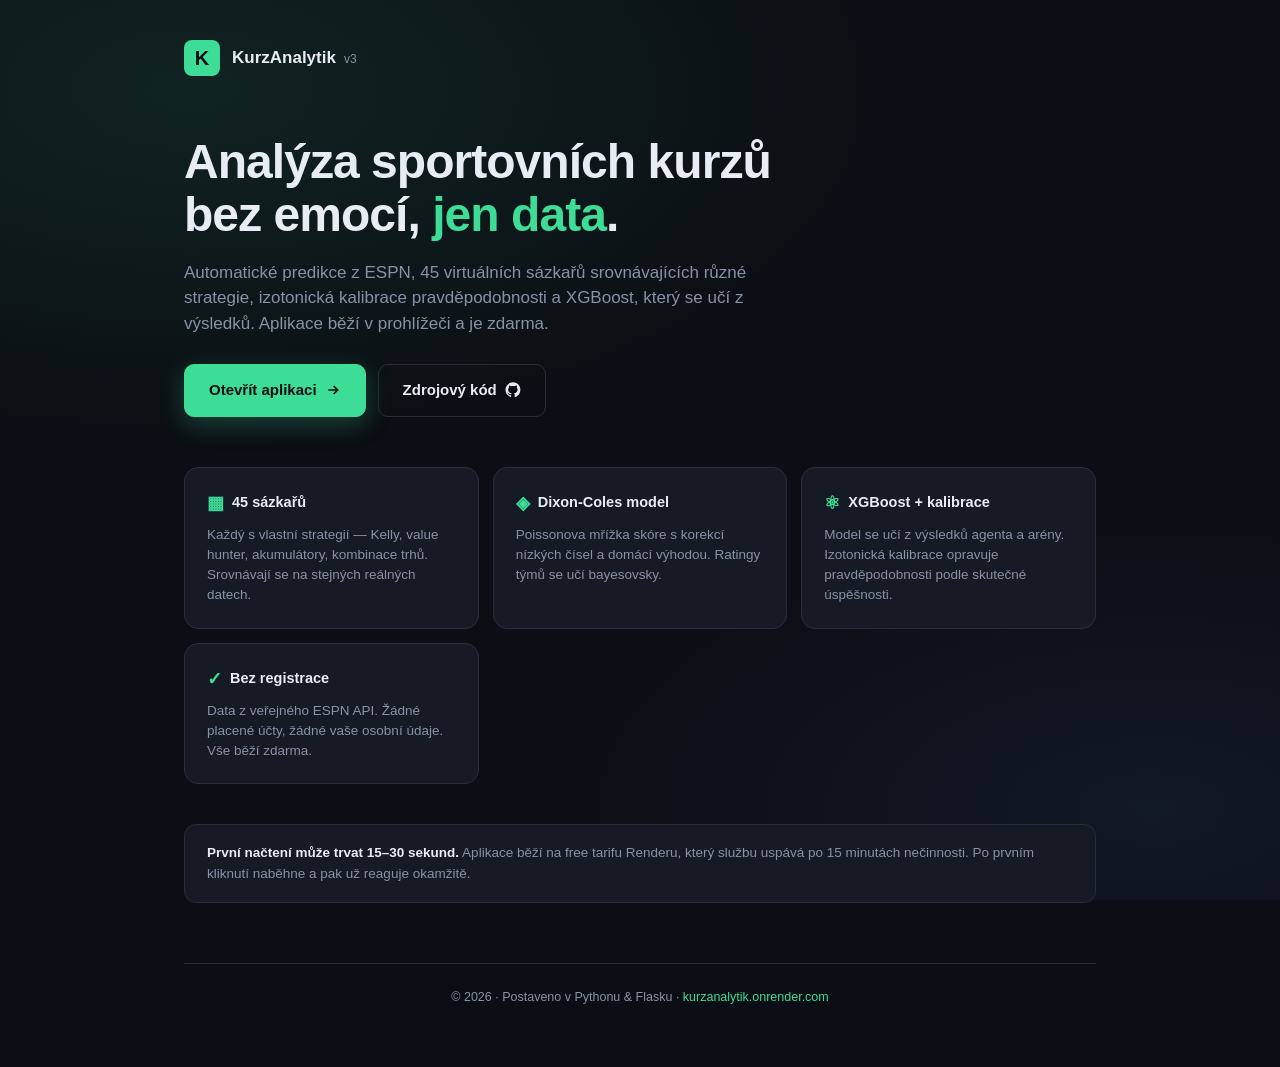
<file: webzdarma/index.html>
<!DOCTYPE html>
<html lang="cs">
<head>
<meta charset="UTF-8">
<meta name="viewport" content="width=device-width, initial-scale=1">
<title>KurzAnalytik — analýza sportovních kurzů</title>
<meta name="description" content="Automatická analýza sportovních kurzů, virtuální sázkaři a strojové učení. Zdarma, česky, bez registrace.">
<meta property="og:title" content="KurzAnalytik">
<meta property="og:description" content="Automatická analýza sportovních kurzů, virtuální sázkaři, ML.">
<meta name="theme-color" content="#0b0e14">
<link rel="icon" href="data:image/svg+xml,%3Csvg xmlns='http://www.w3.org/2000/svg' viewBox='0 0 32 32'%3E%3Crect width='32' height='32' rx='7' fill='%233ddc97'/%3E%3Ctext x='50%25' y='58%25' font-family='sans-serif' font-size='22' font-weight='800' text-anchor='middle' fill='%230b0e14'%3EK%3C/text%3E%3C/svg%3E">
<style>
  :root {
    --bg: #0b0e14; --panel: #151a25; --panel-2: #1b2130;
    --border: #262d3d; --txt: #e8ecf4; --txt2: #8892a6;
    --accent: #3ddc97; --accent-dim: #2a9d6f;
    --font: -apple-system, BlinkMacSystemFont, "Segoe UI", Inter, Roboto, sans-serif;
  }
  * { box-sizing: border-box; margin: 0; padding: 0; }
  html, body { height: 100%; }
  body {
    font-family: var(--font); color: var(--txt); background: var(--bg);
    -webkit-font-smoothing: antialiased; line-height: 1.5;
    background-image:
      radial-gradient(1200px 600px at 15% 10%, rgba(61,220,151,0.10), transparent 60%),
      radial-gradient(1000px 500px at 90% 90%, rgba(91,140,255,0.08), transparent 60%);
    background-attachment: fixed;
  }
  a { color: inherit; text-decoration: none; }
  .shell { max-width: 960px; margin: 0 auto; padding: 40px 24px 60px; }

  header { display: flex; align-items: center; gap: 12px; margin-bottom: 60px; }
  .logo {
    width: 36px; height: 36px; border-radius: 8px; background: var(--accent);
    color: var(--bg); font-weight: 800; font-size: 20px;
    display: grid; place-items: center;
  }
  .brand { font-weight: 700; font-size: 17px; }
  .brand small { color: var(--txt2); font-weight: 500; margin-left: 8px; font-size: 12px; }

  .hero { margin-bottom: 40px; }
  .hero h1 {
    font-size: clamp(28px, 5vw, 48px); font-weight: 800;
    letter-spacing: -0.02em; line-height: 1.1; margin-bottom: 18px;
  }
  .hero h1 .accent { color: var(--accent); }
  .hero p { font-size: 17px; color: var(--txt2); max-width: 60ch; margin-bottom: 28px; }

  .cta { display: flex; gap: 12px; flex-wrap: wrap; }
  .btn {
    display: inline-flex; align-items: center; gap: 8px;
    padding: 14px 24px; border-radius: 10px; font-weight: 700;
    font-size: 15px; border: 1px solid var(--border);
    transition: transform .1s, background .15s;
  }
  .btn:active { transform: scale(0.98); }
  .btn.primary {
    background: var(--accent); color: var(--bg); border-color: var(--accent);
    box-shadow: 0 8px 24px rgba(61,220,151,0.25);
  }
  .btn.primary:hover { background: var(--accent-dim); }
  .btn.ghost { background: transparent; color: var(--txt); }
  .btn.ghost:hover { background: var(--panel); }
  .btn svg { width: 16px; height: 16px; }

  .grid {
    display: grid; grid-template-columns: repeat(auto-fit, minmax(230px, 1fr));
    gap: 14px; margin: 50px 0 40px;
  }
  .card {
    background: var(--panel); border: 1px solid var(--border);
    border-radius: 14px; padding: 22px;
  }
  .card h3 { font-size: 14.5px; margin-bottom: 8px; display: flex; align-items: center; gap: 8px; }
  .card h3 .ico { color: var(--accent); font-size: 18px; }
  .card p { color: var(--txt2); font-size: 13.5px; }

  .info {
    margin-top: 40px; padding: 18px 22px;
    background: var(--panel); border: 1px solid var(--border); border-radius: 12px;
    font-size: 13.5px; color: var(--txt2);
  }
  .info b { color: var(--txt); font-weight: 600; }

  footer {
    margin-top: 60px; padding-top: 24px; border-top: 1px solid var(--border);
    text-align: center; font-size: 12.5px; color: var(--txt2);
  }
  footer a { color: var(--accent); }
</style>
</head>
<body>
<div class="shell">

  <header>
    <div class="logo">K</div>
    <div class="brand">KurzAnalytik<small>v3</small></div>
  </header>

  <section class="hero">
    <h1>Analýza sportovních kurzů<br>bez emocí, <span class="accent">jen data</span>.</h1>
    <p>
      Automatické predikce z ESPN, 45 virtuálních sázkařů srovnávajících různé strategie,
      izotonická kalibrace pravděpodobnosti a XGBoost, který se učí z výsledků.
      Aplikace běží v prohlížeči a je zdarma.
    </p>
    <div class="cta">
      <a class="btn primary" href="https://kurzanalytik.onrender.com/" target="_blank" rel="noopener">
        Otevřít aplikaci
        <svg viewBox="0 0 24 24" fill="none" stroke="currentColor" stroke-width="2.4"><path d="M5 12h14M13 6l6 6-6 6"/></svg>
      </a>
      <a class="btn ghost" href="https://github.com/petrcimera-pixel/bet" target="_blank" rel="noopener">
        Zdrojový kód
        <svg viewBox="0 0 24 24" fill="currentColor"><path d="M12 .5C5.7.5.7 5.5.7 11.8c0 5 3.2 9.2 7.7 10.7.6.1.8-.2.8-.6v-2c-3.1.7-3.8-1.5-3.8-1.5-.5-1.3-1.3-1.7-1.3-1.7-1-.7.1-.7.1-.7 1.1.1 1.7 1.2 1.7 1.2 1 1.7 2.7 1.2 3.4.9.1-.7.4-1.2.7-1.5-2.5-.3-5.2-1.2-5.2-5.5 0-1.2.4-2.2 1.1-3-.1-.3-.5-1.4.1-2.9 0 0 .9-.3 3 1.1.9-.2 1.8-.4 2.8-.4s1.9.1 2.8.4c2.1-1.4 3-1.1 3-1.1.6 1.5.2 2.6.1 2.9.7.8 1.1 1.8 1.1 3 0 4.3-2.6 5.2-5.1 5.5.4.4.8 1.1.8 2.2v3.2c0 .3.2.7.8.6 4.5-1.5 7.7-5.8 7.7-10.7C23.3 5.5 18.3.5 12 .5z"/></svg>
      </a>
    </div>
  </section>

  <div class="grid">
    <div class="card">
      <h3><span class="ico">▦</span> 45 sázkařů</h3>
      <p>Každý s vlastní strategií — Kelly, value hunter, akumulátory, kombinace trhů. Srovnávají se na stejných reálných datech.</p>
    </div>
    <div class="card">
      <h3><span class="ico">◈</span> Dixon-Coles model</h3>
      <p>Poissonova mřížka skóre s korekcí nízkých čísel a domácí výhodou. Ratingy týmů se učí bayesovsky.</p>
    </div>
    <div class="card">
      <h3><span class="ico">⚛</span> XGBoost + kalibrace</h3>
      <p>Model se učí z výsledků agenta a arény. Izotonická kalibrace opravuje pravděpodobnosti podle skutečné úspěšnosti.</p>
    </div>
    <div class="card">
      <h3><span class="ico">✓</span> Bez registrace</h3>
      <p>Data z veřejného ESPN API. Žádné placené účty, žádné vaše osobní údaje. Vše běží zdarma.</p>
    </div>
  </div>

  <div class="info">
    <b>První načtení může trvat 15–30 sekund.</b> Aplikace běží na free tarifu Renderu,
    který službu uspává po 15 minutách nečinnosti. Po prvním kliknutí naběhne a pak
    už reaguje okamžitě.
  </div>

  <footer>
    <p>© 2026 · Postaveno v Pythonu &amp; Flasku ·
    <a href="https://kurzanalytik.onrender.com/" target="_blank" rel="noopener">kurzanalytik.onrender.com</a></p>
  </footer>

</div>
</body>
</html>
</file>
